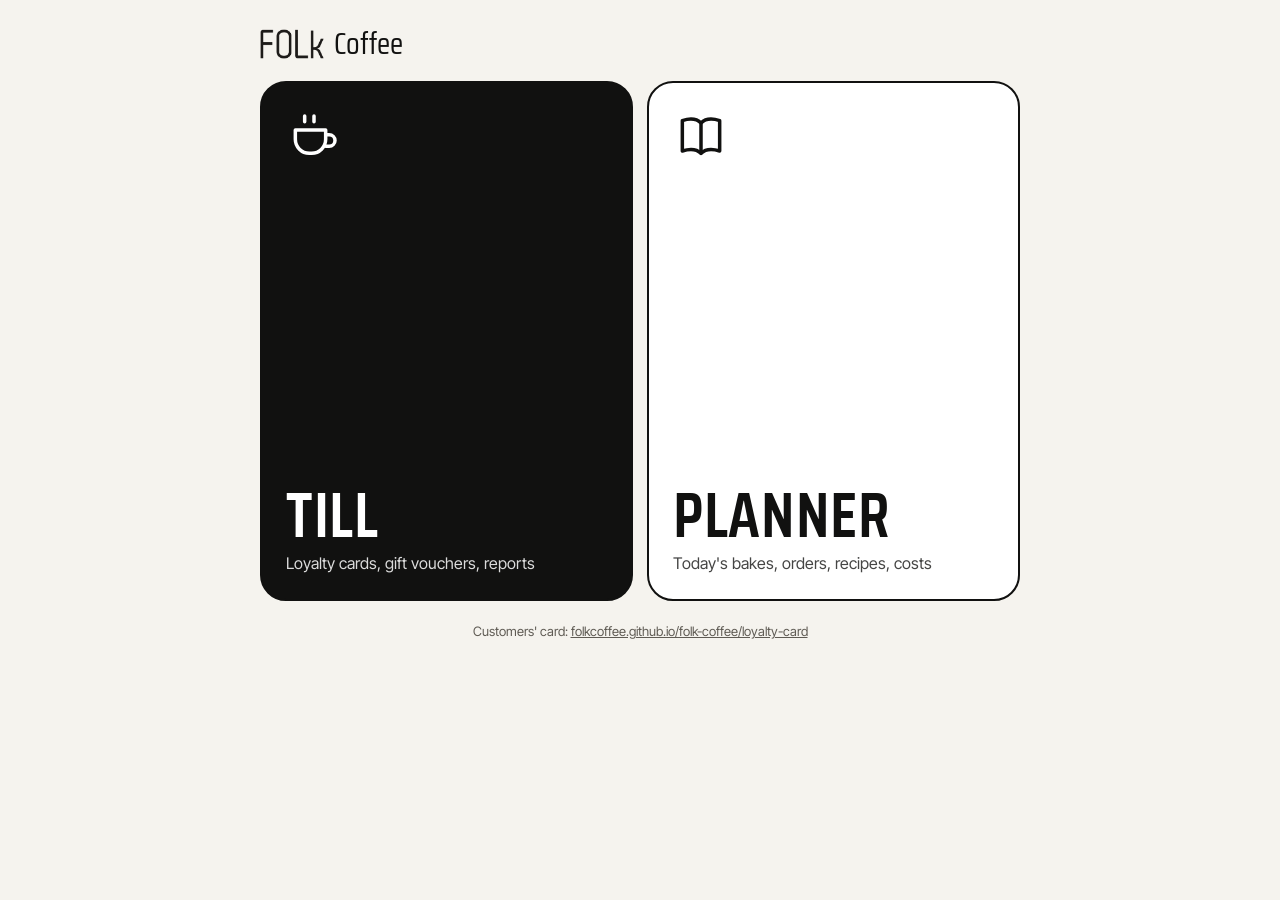
<file: start.html>
<!doctype html>
<html lang="en">
<head>
<meta charset="utf-8">
<meta name="viewport" content="width=device-width, initial-scale=1, viewport-fit=cover">
<title>FOLk Coffee</title>
<meta name="description" content="FOLk Coffee: till and planner">
<meta name="robots" content="noindex">
<link rel="manifest" href="manifest.webmanifest">
<link rel="icon" href="icons/icon-32.png">
<link rel="apple-touch-icon" sizes="180x180" href="icons/icon-180.png">
<meta name="apple-mobile-web-app-capable" content="yes">
<meta name="mobile-web-app-capable" content="yes">
<meta name="apple-mobile-web-app-title" content="FOLk">
<meta name="theme-color" content="#f5f3ee">
<link rel="preconnect" href="https://fonts.googleapis.com">
<link href="https://fonts.googleapis.com/css2?family=Saira+Condensed:wght@400;600&family=Inter+Tight:wght@400;600&display=swap" rel="stylesheet">
<style>
  :root { --ink: #111110; --paper: #f5f3ee; --line: #d8d4ca; --muted: #5f5b54; color-scheme: light; }
  * { box-sizing: border-box; }
  html, body { margin: 0; min-height: 100%; background: var(--paper); }
  body {
    min-height: 100dvh; color: var(--ink);
    font-family: 'Inter Tight', system-ui, -apple-system, sans-serif;
    display: flex; flex-direction: column;
    padding: calc(28px + env(safe-area-inset-top, 0px)) 16px calc(24px + env(safe-area-inset-bottom, 0px));
  }
  .wrap { width: 100%; max-width: 760px; margin: 0 auto; flex: 1; display: flex; flex-direction: column; gap: 22px; }
  header { display: flex; align-items: center; gap: 10px; }
  header img { height: 30px; width: auto; display: block; }
  header span { font-family: 'Saira Condensed', 'Arial Narrow', sans-serif; font-size: 31px; line-height: 1; }
  .tiles { flex: 1; display: grid; grid-template-rows: 1fr 1fr; gap: 14px; min-height: 420px; }
  @media (min-width: 700px) { .tiles { grid-template-rows: none; grid-template-columns: 1fr 1fr; min-height: 380px; max-height: 520px; } }
  a.tile {
    display: flex; flex-direction: column; justify-content: space-between;
    border-radius: 26px; padding: 26px 24px 24px; text-decoration: none;
    border: 2px solid var(--ink); transition: transform .08s; -webkit-tap-highlight-color: transparent;
  }
  a.tile:active { transform: scale(.98); }
  a.tile:focus-visible { outline: 3px solid var(--ink); outline-offset: 3px; }
  .till { background: var(--ink); color: #fff; }
  .planner { background: #fff; color: var(--ink); }
  .tile svg { width: 56px; height: 56px; fill: none; stroke: currentColor; stroke-width: 1.5; stroke-linecap: round; stroke-linejoin: round; }
  .tile b { display: block; font-family: 'Saira Condensed', 'Arial Narrow', sans-serif; font-weight: 600; font-size: 64px; line-height: .9; text-transform: uppercase; letter-spacing: .01em; }
  .tile small { display: block; font-size: 16px; margin-top: 10px; opacity: .78; line-height: 1.35; }
  .till small { opacity: .85; }
  footer { text-align: center; font-size: 13px; color: var(--muted); }
  footer a { color: var(--muted); }
</style>
</head>
<body>
<div class="wrap">
  <header><img src="brand/folk-logo.png" alt="FOLk"><span>Coffee</span></header>
  <main class="tiles">
    <a class="tile till" href="loyalty-card/staff.html">
      <svg viewBox="0 0 24 24" aria-hidden="true"><path d="M4 9h13v4a6 6 0 0 1-6 6h-1a6 6 0 0 1-6-6z"/><path d="M17 11h1.5a2.5 2.5 0 0 1 0 5H17"/><path d="M8 3v2.5M12 3v2.5"/></svg>
      <span><b>Till</b><small>Loyalty cards, gift vouchers, reports</small></span>
    </a>
    <a class="tile planner" href="index.html">
      <svg viewBox="0 0 24 24" aria-hidden="true"><path d="M4 5c3-1 6-1 8 1 2-2 5-2 8-1v13c-3-1-6-1-8 1-2-2-5-2-8-1z"/><path d="M12 6v13"/></svg>
      <span><b>Planner</b><small>Today's bakes, orders, recipes, costs</small></span>
    </a>
  </main>
  <footer>Customers' card: <a href="loyalty-card/">folkcoffee.github.io/folk-coffee/loyalty-card</a></footer>
</div>
<script>
if ('serviceWorker' in navigator && location.protocol.startsWith('http')) {
  addEventListener('load', () => navigator.serviceWorker.register('sw.js').catch(() => {}));
}
</script>
</body>
</html>
</file>
